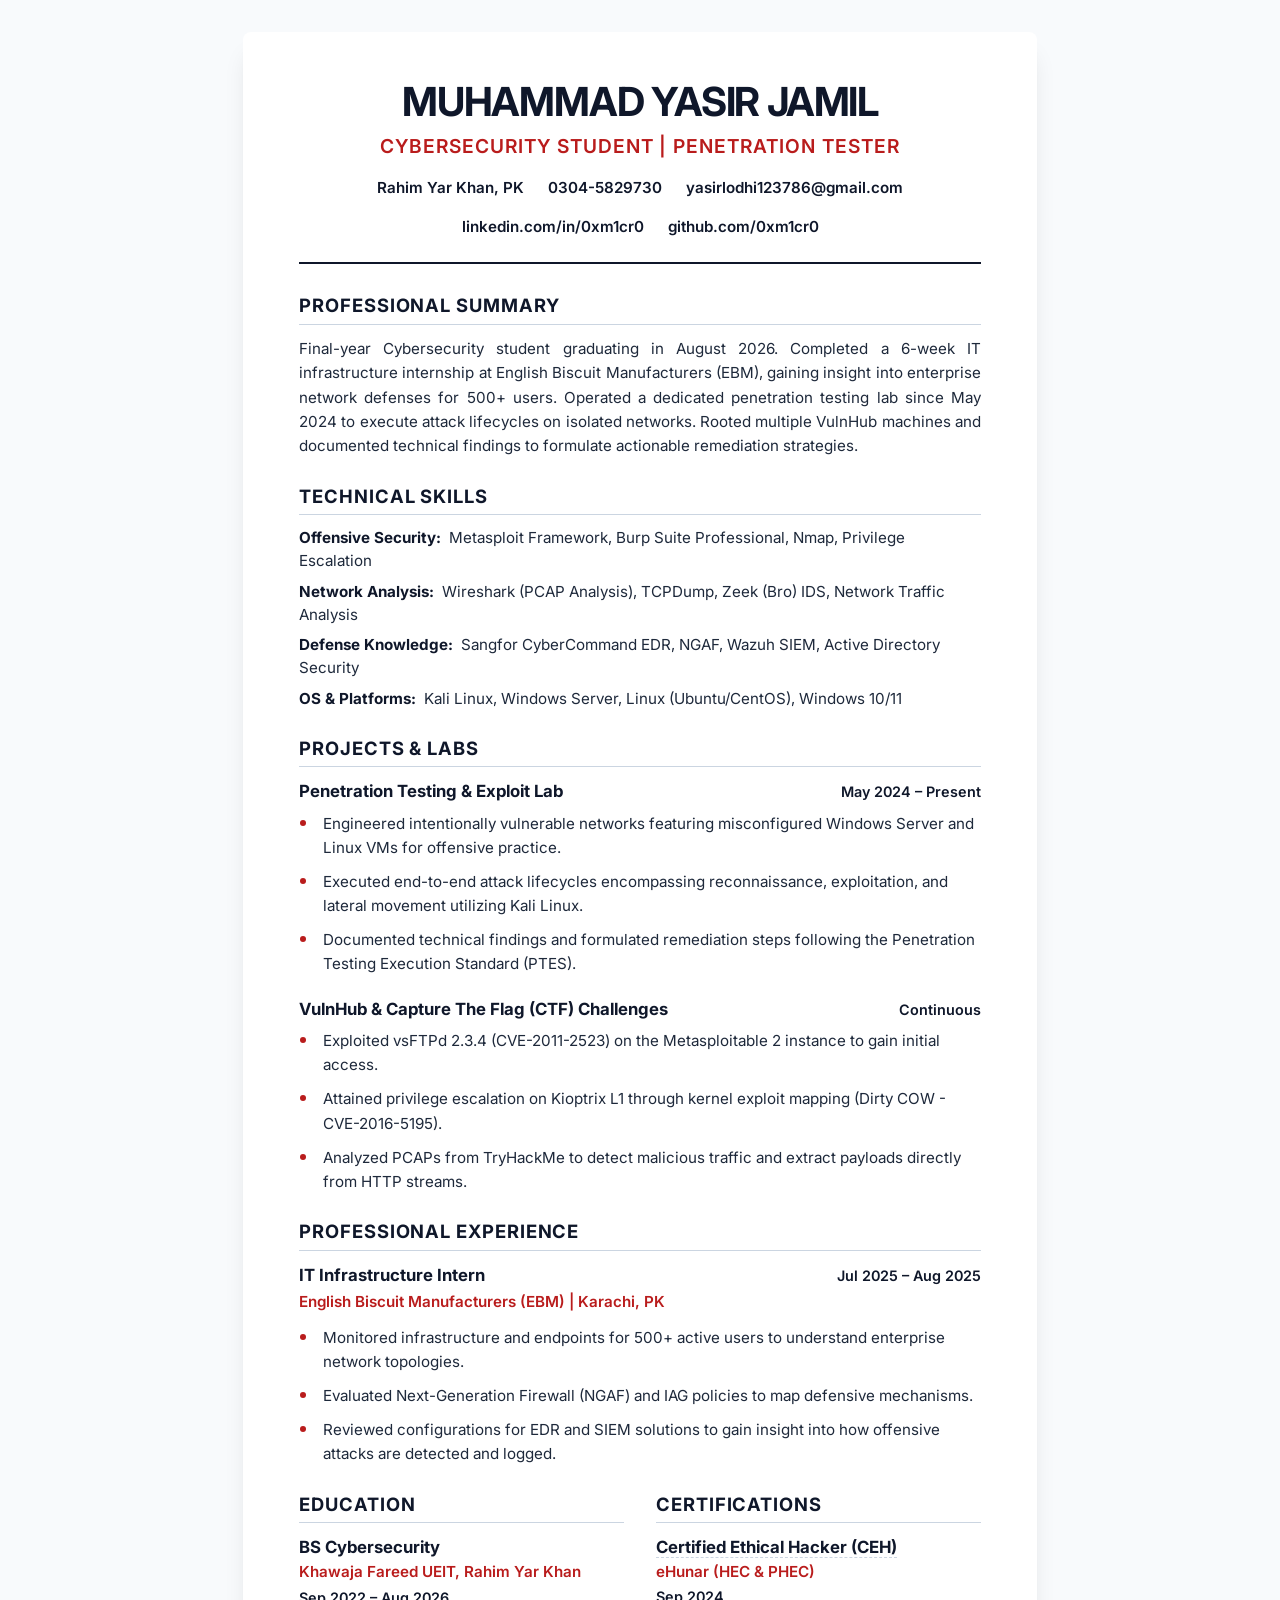
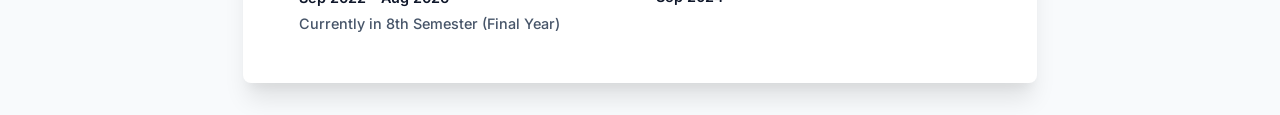
<file: index.html>
<!DOCTYPE html>
<html lang="en">

<head>
    <meta charset="UTF-8">
    <meta name="viewport" content="width=device-width, initial-scale=1.0">
    <meta name="description"
        content="Cybersecurity student with hands-on pentesting lab experience and 6-week enterprise internship. Skilled in Metasploit, Burp Suite, and Nmap.">
    <title>Muhammad Yasir Jamil - Penetration Tester CV</title>
    <link rel="preconnect" href="https://fonts.googleapis.com">
    <link rel="preconnect" href="https://fonts.gstatic.com" crossorigin>
    <link href="https://fonts.googleapis.com/css2?family=Inter:wght@400;500;600;700&display=swap" rel="stylesheet">
    <style>
        :root {
            --primary: #0f172a;
            --accent: #b91c1c;
            --text-main: #1e293b;
            --text-muted: #475569;
            --bg-page: #f8fafc;
            --bg-paper: #ffffff;
            --border: #cbd5e1;
        }

        * {
            margin: 0;
            padding: 0;
            box-sizing: border-box;
        }

        body {
            font-family: 'Inter', sans-serif;
            background-color: var(--bg-page);
            color: var(--text-main);
            line-height: 1.5;
            -webkit-font-smoothing: antialiased;
            padding: 2rem;
            display: flex;
            justify-content: center;
        }

        .resume-container {
            width: 100%;
            max-width: 21cm;
            background-color: var(--bg-paper);
            box-shadow: 0 20px 25px -5px rgba(0, 0, 0, 0.1), 0 10px 10px -5px rgba(0, 0, 0, 0.04);
            border-radius: 8px;
            padding: 3rem 3.5rem;
        }

        header {
            display: flex;
            align-items: center;
            gap: 2rem;
            margin-bottom: 1.75rem;
            border-bottom: 2px solid var(--primary);
            padding-bottom: 1.5rem;
        }

        .header-photo {
            width: 110px;
            height: 110px;
            border-radius: 50%;
            object-fit: cover;
            object-position: center top;
            border: 2px solid #cbd5e1;
            flex-shrink: 0;
        }

        .header-text {
            flex: 1;
            text-align: center;
        }

        h1 {
            font-size: 2.5rem;
            font-weight: 700;
            color: var(--primary);
            line-height: 1.1;
            letter-spacing: -0.03em;
            text-transform: uppercase;
        }

        .title {
            font-size: 1.2rem;
            font-weight: 600;
            color: var(--accent);
            margin-top: 0.5rem;
            margin-bottom: 1rem;
            text-transform: uppercase;
            letter-spacing: 0.05em;
        }

        .contact-info {
            display: flex;
            flex-wrap: wrap;
            justify-content: center;
            gap: 1rem 1.5rem;
            font-size: 0.95rem;
            color: var(--primary);
            font-weight: 600;
        }

        .contact-info a {
            color: var(--primary);
            text-decoration: none;
            transition: color 0.2s;
        }

        .contact-info a:hover {
            color: var(--accent);
            text-decoration: underline;
        }

        .section {
            margin-bottom: 1.5rem;
        }

        h2 {
            font-size: 1.15rem;
            font-weight: 700;
            color: var(--primary);
            text-transform: uppercase;
            letter-spacing: 0.05em;
            margin-bottom: 0.75rem;
            border-bottom: 1px solid var(--border);
            padding-bottom: 0.25rem;
        }

        .summary {
            font-size: 0.95rem;
            text-align: justify;
            color: var(--text-main);
            font-weight: 400;
            line-height: 1.6;
        }

        .item {
            margin-bottom: 1.25rem;
        }

        .item:last-child {
            margin-bottom: 0;
        }

        .item-header {
            display: flex;
            justify-content: space-between;
            align-items: baseline;
            margin-bottom: 0.2rem;
        }

        .item-title {
            font-weight: 700;
            color: var(--primary);
            font-size: 1.05rem;
        }

        .item-date {
            font-size: 0.9rem;
            color: var(--primary);
            font-weight: 600;
        }

        .item-subtitle {
            font-size: 0.95rem;
            color: var(--accent);
            font-weight: 600;
            margin-bottom: 0.5rem;
        }

        .item-list {
            padding-left: 1.25rem;
            font-size: 0.95rem;
            color: var(--text-main);
            line-height: 1.6;
        }

        .item-list li {
            margin-bottom: 0.35rem;
            padding-left: 0.25rem;
        }

        .item-list li::marker {
            color: var(--accent);
            font-size: 1.2em;
        }

        .skills-grid {
            display: flex;
            flex-direction: column;
            gap: 0.5rem;
        }

        .skill-row {
            font-size: 0.95rem;
            line-height: 1.5;
        }

        .skill-category {
            font-weight: 700;
            color: var(--primary);
            margin-right: 0.25rem;
        }

        .ed-cert-grid {
            display: grid;
            grid-template-columns: 1fr 1fr;
            gap: 2rem;
        }

        .cert-link {
            color: var(--primary);
            text-decoration: none;
            border-bottom: 1px dashed var(--border);
            transition: all 0.2s;
        }

        .cert-link:hover {
            color: var(--accent);
            border-bottom-color: var(--accent);
        }

        @media print {
            @page {
                margin: 0;
            }

            body {
                background-color: white;
                padding: 1.5cm;
                display: block;
            }

            .resume-container {
                box-shadow: none;
                padding: 0;
                max-width: 100%;
                border-radius: 0;
            }

            .section {
                margin-bottom: 1.25rem;
            }

            header {
                padding-bottom: 1rem;
                margin-bottom: 1.25rem;
            }
        }
    </style>
</head>

<body>
    <div class="resume-container">
        <header>
            
            <div class="header-text">
                <h1>Muhammad Yasir Jamil</h1>
                <div class="title">Cybersecurity Student | Penetration Tester</div>
                <div class="contact-info">
                    <span>Rahim Yar Khan, PK</span>
                    <span>0304-5829730</span>
                    <a href="mailto:yasirlodhi123786@gmail.com" target="_blank"
                        rel="noopener noreferrer">yasirlodhi123786@gmail.com</a>
                    <a href="https://linkedin.com/in/0xm1cr0" target="_blank"
                        rel="noopener noreferrer">linkedin.com/in/0xm1cr0</a>
                    <a href="https://github.com/0xm1cr0" target="_blank"
                        rel="noopener noreferrer">github.com/0xm1cr0</a>
                </div>
            </div>
        </header>
        <section class="section">
            <h2>Professional Summary</h2>
            <p class="summary">
                Final-year Cybersecurity student graduating in August 2026. Completed a 6-week IT infrastructure
                internship at English Biscuit Manufacturers (EBM), gaining insight into enterprise network defenses for
                500+ users. Operated a dedicated penetration testing lab since May 2024 to execute attack lifecycles on
                isolated networks. Rooted multiple VulnHub machines and documented technical findings to formulate
                actionable remediation strategies.
            </p>
        </section>
        <section class="section">
            <h2>Technical Skills</h2>
            <div class="skills-grid">
                <div class="skill-row"><span class="skill-category">Offensive Security:</span> Metasploit Framework,
                    Burp Suite Professional, Nmap, Privilege Escalation</div>
                <div class="skill-row"><span class="skill-category">Network Analysis:</span> Wireshark (PCAP Analysis),
                    TCPDump, Zeek (Bro) IDS, Network Traffic Analysis</div>
                <div class="skill-row"><span class="skill-category">Defense Knowledge:</span> Sangfor CyberCommand EDR,
                    NGAF, Wazuh SIEM, Active Directory Security</div>
                <div class="skill-row"><span class="skill-category">OS & Platforms:</span> Kali Linux, Windows Server,
                    Linux (Ubuntu/CentOS), Windows 10/11</div>
            </div>
        </section>
        <section class="section">
            <h2>Projects & Labs</h2>
            <div class="item">
                <div class="item-header">
                    <div class="item-title">Penetration Testing & Exploit Lab</div>
                    <div class="item-date">May 2024 – Present</div>
                </div>
                <ul class="item-list">
                    <li>Engineered intentionally vulnerable networks featuring misconfigured Windows Server and Linux
                        VMs for offensive practice.</li>
                    <li>Executed end-to-end attack lifecycles encompassing reconnaissance, exploitation, and lateral
                        movement utilizing Kali Linux.</li>
                    <li>Documented technical findings and formulated remediation steps following the Penetration Testing
                        Execution Standard (PTES).</li>
                </ul>
            </div>
            <div class="item">
                <div class="item-header">
                    <div class="item-title">VulnHub & Capture The Flag (CTF) Challenges</div>
                    <div class="item-date">Continuous</div>
                </div>
                <ul class="item-list">
                    <li>Exploited vsFTPd 2.3.4 (CVE-2011-2523) on the Metasploitable 2 instance to gain initial access.
                    </li>
                    <li>Attained privilege escalation on Kioptrix L1 through kernel exploit mapping (Dirty COW -
                        CVE-2016-5195).</li>
                    <li>Analyzed PCAPs from TryHackMe to detect malicious traffic and extract payloads directly from
                        HTTP streams.</li>
                </ul>
            </div>
        </section>
        <section class="section">
            <h2>Professional Experience</h2>
            <div class="item">
                <div class="item-header">
                    <div class="item-title">IT Infrastructure Intern</div>
                    <div class="item-date">Jul 2025 – Aug 2025</div>
                </div>
                <div class="item-subtitle">English Biscuit Manufacturers (EBM) | Karachi, PK</div>
                <ul class="item-list">
                    <li>Monitored infrastructure and endpoints for 500+ active users to understand enterprise network
                        topologies.</li>
                    <li>Evaluated Next-Generation Firewall (NGAF) and IAG policies to map defensive mechanisms.</li>
                    <li>Reviewed configurations for EDR and SIEM solutions to gain insight into how offensive attacks
                        are detected and logged.</li>
                </ul>
            </div>
        </section>
        <section class="section" style="margin-bottom: 0;">
            <div class="ed-cert-grid">
                <div>
                    <h2>Education</h2>
                    <div class="item" style="margin-bottom: 0;">
                        <div class="item-title">BS Cybersecurity</div>
                        <div class="item-subtitle" style="margin-bottom: 0.25rem;">Khawaja Fareed UEIT, Rahim Yar Khan
                        </div>
                        <div class="item-date" style="margin-bottom: 0.25rem;">Sep 2022 – Aug 2026</div>
                        <p class="skill-row" style="color: var(--text-muted); font-size: 0.9rem; font-weight: 500;">
                            Currently in 8th Semester (Final Year)</p>
                    </div>
                </div>
                <div>
                    <h2>Certifications</h2>
                    <div class="item" style="margin-bottom: 0.75rem;">
                        <div class="item-title">
                            <a href="https://lms.ehunar.org/certificate/90810f4982" target="_blank"
                                rel="noopener noreferrer" class="cert-link">Certified Ethical Hacker (CEH)</a>
                        </div>
                        <div class="item-subtitle" style="margin-bottom: 0.15rem;">eHunar (HEC & PHEC)</div>
                        <div class="item-date">Sep 2024</div>
                    </div>
                </div>
            </div>
        </section>
    </div>
</body>

</html>
</file>
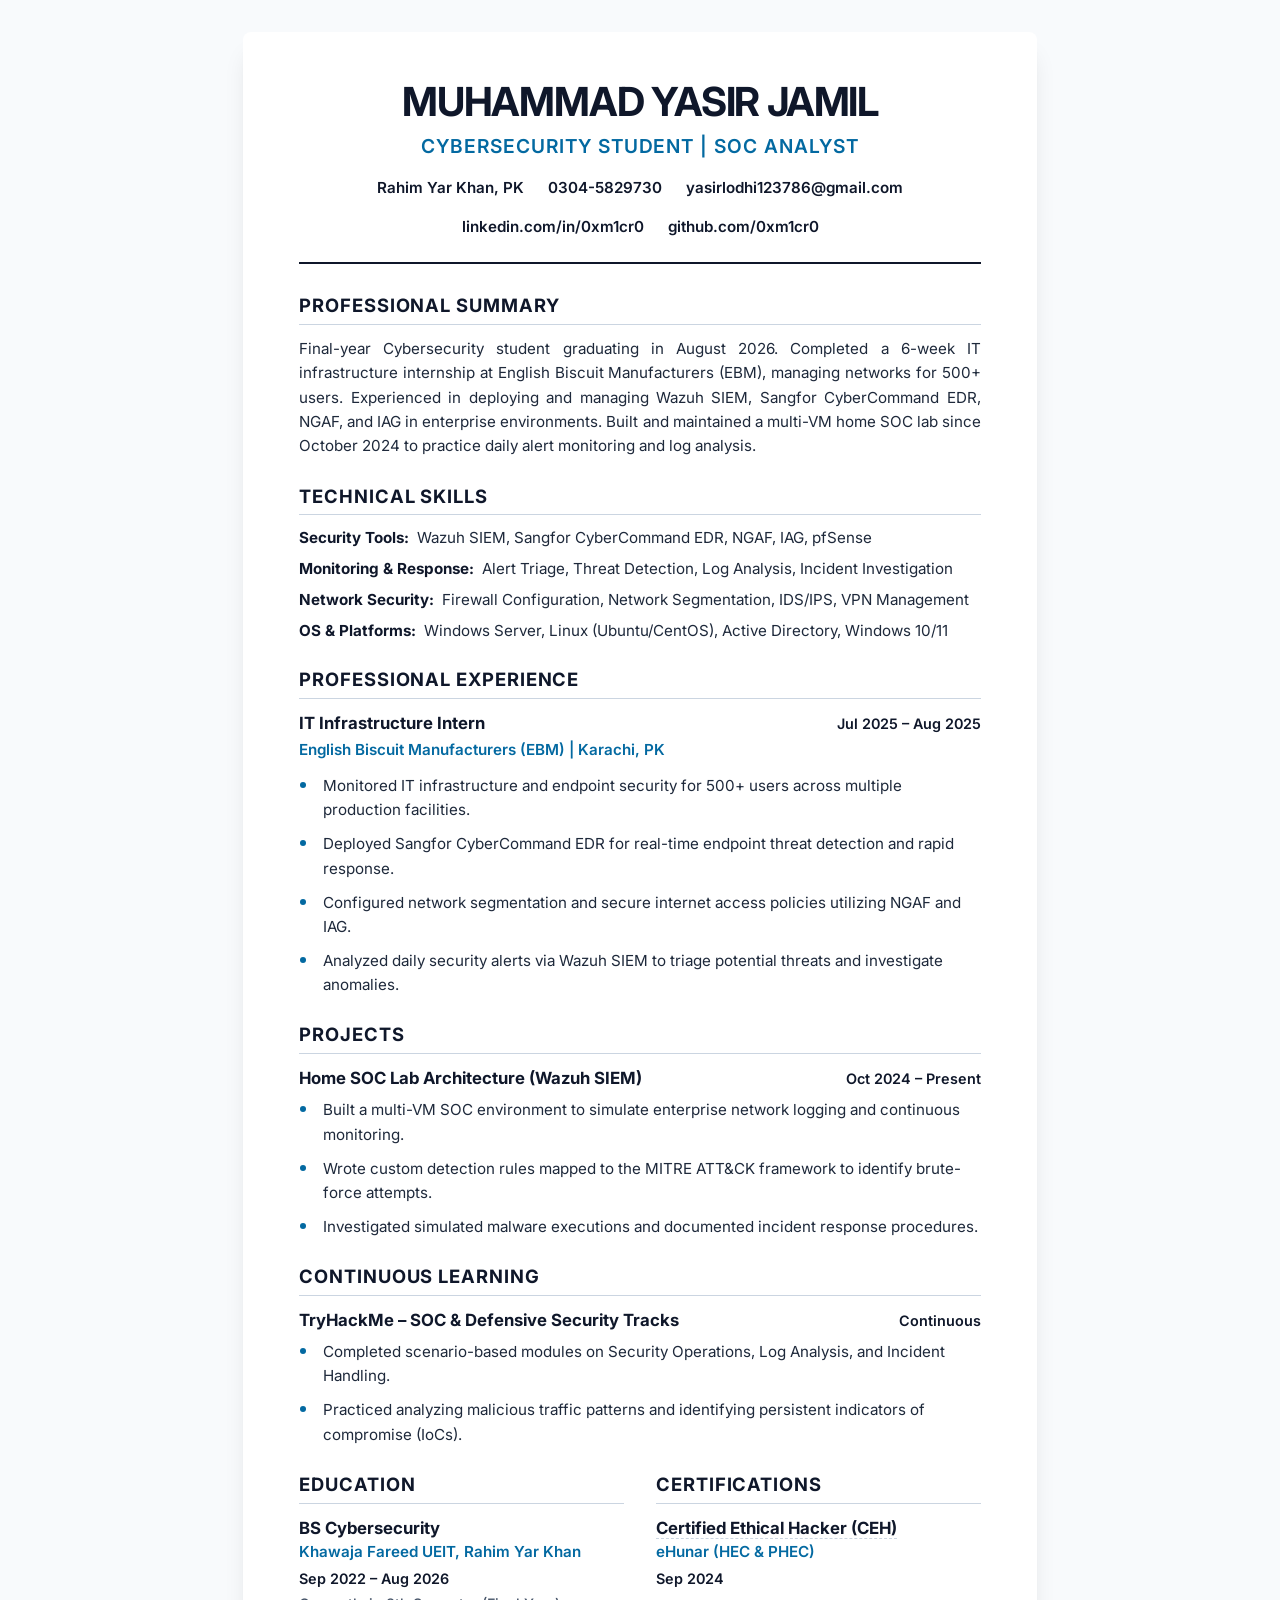
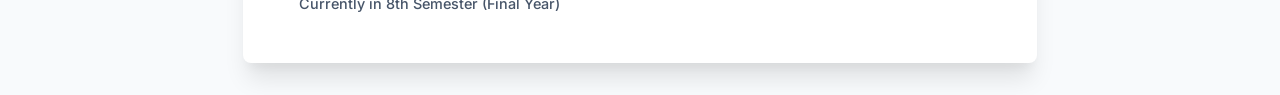
<file: CVSOC.html>
<!DOCTYPE html>
<html lang="en">
<head>
    <meta charset="UTF-8">
    <meta name="viewport" content="width=device-width, initial-scale=1.0">
    <meta name="description" content="Final-year Cybersecurity student with 6-week enterprise IT internship experience. Skilled in SIEM monitoring, EDR deployment, and SOC lab creation.">
    <title>Muhammad Yasir Jamil - SOC Analyst CV</title>
    <link rel="preconnect" href="https://fonts.googleapis.com">
    <link rel="preconnect" href="https://fonts.gstatic.com" crossorigin>
    <link href="https://fonts.googleapis.com/css2?family=Inter:wght@400;500;600;700&display=swap" rel="stylesheet">
    <style>
        :root {
            --primary: #0f172a;
            --accent: #0369a1; 
            --text-main: #1e293b;
            --text-muted: #475569;
            --bg-page: #f8fafc;
            --bg-paper: #ffffff;
            --border: #cbd5e1;
        }
        * { margin: 0; padding: 0; box-sizing: border-box; }
        body {
            font-family: 'Inter', sans-serif;
            background-color: var(--bg-page);
            color: var(--text-main);
            line-height: 1.5;
            -webkit-font-smoothing: antialiased;
            padding: 2rem;
            display: flex;
            justify-content: center;
        }
        .resume-container {
            width: 100%;
            max-width: 21cm;
            background-color: var(--bg-paper);
            box-shadow: 0 20px 25px -5px rgba(0, 0, 0, 0.1), 0 10px 10px -5px rgba(0, 0, 0, 0.04);
            border-radius: 8px;
            padding: 3rem 3.5rem;
        }
        header {
            display: flex;
            align-items: center;
            gap: 2rem;
            margin-bottom: 1.75rem;
            border-bottom: 2px solid var(--primary);
            padding-bottom: 1.5rem;
        }
        .header-photo {
            width: 110px;
            height: 110px;
            border-radius: 50%;
            object-fit: cover;
            object-position: center top;
            border: 2px solid #cbd5e1;
            flex-shrink: 0;
        }
        .header-text {
            flex: 1;
            text-align: center;
        }
        h1 { font-size: 2.5rem; font-weight: 700; color: var(--primary); line-height: 1.1; letter-spacing: -0.03em; text-transform: uppercase; }
        .title { font-size: 1.2rem; font-weight: 600; color: var(--accent); margin-top: 0.5rem; margin-bottom: 1rem; text-transform: uppercase; letter-spacing: 0.05em; }
        .contact-info {
            display: flex; flex-wrap: wrap; justify-content: center; gap: 1rem 1.5rem; font-size: 0.95rem; color: var(--primary); font-weight: 600;
        }
        .contact-info a { color: var(--primary); text-decoration: none; transition: color 0.2s; }
        .contact-info a:hover { color: var(--accent); text-decoration: underline; }
        .section { margin-bottom: 1.5rem; }
        h2 {
            font-size: 1.15rem; font-weight: 700; color: var(--primary); text-transform: uppercase;
            letter-spacing: 0.05em; margin-bottom: 0.75rem; border-bottom: 1px solid var(--border); padding-bottom: 0.25rem;
        }
        .summary { font-size: 0.95rem; text-align: justify; color: var(--text-main); font-weight: 400; line-height: 1.6; }
        .item { margin-bottom: 1.25rem; }
        .item:last-child { margin-bottom: 0; }
        .item-header { display: flex; justify-content: space-between; align-items: baseline; margin-bottom: 0.2rem; }
        .item-title { font-weight: 700; color: var(--primary); font-size: 1.05rem; }
        .item-date { font-size: 0.9rem; color: var(--primary); font-weight: 600; }
        .item-subtitle { font-size: 0.95rem; color: var(--accent); font-weight: 600; margin-bottom: 0.5rem; }
        .item-list { padding-left: 1.25rem; font-size: 0.95rem; color: var(--text-main); line-height: 1.6; }
        .item-list li { margin-bottom: 0.35rem; padding-left: 0.25rem; }
        .item-list li::marker { color: var(--accent); font-size: 1.2em; }
        .skills-grid { display: flex; flex-direction: column; gap: 0.5rem; }
        .skill-row { font-size: 0.95rem; line-height: 1.5; }
        .skill-category { font-weight: 700; color: var(--primary); margin-right: 0.25rem; }
        .ed-cert-grid { display: grid; grid-template-columns: 1fr 1fr; gap: 2rem; }
        .cert-link { color: var(--primary); text-decoration: none; border-bottom: 1px dashed var(--border); transition: all 0.2s; }
        .cert-link:hover { color: var(--accent); border-bottom-color: var(--accent); }
        @media print {
            @page { margin: 0; }
            body { background-color: white; padding: 1.5cm; display: block; }
            .resume-container { box-shadow: none; padding: 0; max-width: 100%; border-radius: 0; }
            .section { margin-bottom: 1.25rem; }
            header { padding-bottom: 1rem; margin-bottom: 1.25rem; }
        }
    </style>
</head>
<body>
    <div class="resume-container">
        <header>
            
            <div class="header-text">
                <h1>Muhammad Yasir Jamil</h1>
                <div class="title">Cybersecurity Student | SOC Analyst</div>
                <div class="contact-info">
                    <span>Rahim Yar Khan, PK</span>
                    <span>0304-5829730</span>
                    <a href="mailto:yasirlodhi123786@gmail.com" target="_blank" rel="noopener noreferrer">yasirlodhi123786@gmail.com</a>
                    <a href="https://linkedin.com/in/0xm1cr0" target="_blank" rel="noopener noreferrer">linkedin.com/in/0xm1cr0</a>
                    <a href="https://github.com/0xm1cr0" target="_blank" rel="noopener noreferrer">github.com/0xm1cr0</a>
                </div>
            </div>
        </header>
        <section class="section">
            <h2>Professional Summary</h2>
            <p class="summary">
                Final-year Cybersecurity student graduating in August 2026. Completed a 6-week IT infrastructure internship at English Biscuit Manufacturers (EBM), managing networks for 500+ users. Experienced in deploying and managing Wazuh SIEM, Sangfor CyberCommand EDR, NGAF, and IAG in enterprise environments. Built and maintained a multi-VM home SOC lab since October 2024 to practice daily alert monitoring and log analysis.
            </p>
        </section>
        <section class="section">
            <h2>Technical Skills</h2>
            <div class="skills-grid">
                <div class="skill-row"><span class="skill-category">Security Tools:</span> Wazuh SIEM, Sangfor CyberCommand EDR, NGAF, IAG, pfSense</div>
                <div class="skill-row"><span class="skill-category">Monitoring & Response:</span> Alert Triage, Threat Detection, Log Analysis, Incident Investigation</div>
                <div class="skill-row"><span class="skill-category">Network Security:</span> Firewall Configuration, Network Segmentation, IDS/IPS, VPN Management</div>
                <div class="skill-row"><span class="skill-category">OS & Platforms:</span> Windows Server, Linux (Ubuntu/CentOS), Active Directory, Windows 10/11</div>
            </div>
        </section>
        <section class="section">
            <h2>Professional Experience</h2>
            <div class="item">
                <div class="item-header">
                    <div class="item-title">IT Infrastructure Intern</div>
                    <div class="item-date">Jul 2025 – Aug 2025</div>
                </div>
                <div class="item-subtitle">English Biscuit Manufacturers (EBM) | Karachi, PK</div>
                <ul class="item-list">
                    <li>Monitored IT infrastructure and endpoint security for 500+ users across multiple production facilities.</li>
                    <li>Deployed Sangfor CyberCommand EDR for real-time endpoint threat detection and rapid response.</li>
                    <li>Configured network segmentation and secure internet access policies utilizing NGAF and IAG.</li>
                    <li>Analyzed daily security alerts via Wazuh SIEM to triage potential threats and investigate anomalies.</li>
                </ul>
            </div>
        </section>
        <section class="section">
            <h2>Projects</h2>
            <div class="item">
                <div class="item-header">
                    <div class="item-title">Home SOC Lab Architecture (Wazuh SIEM)</div>
                    <div class="item-date">Oct 2024 – Present</div>
                </div>
                <ul class="item-list">
                    <li>Built a multi-VM SOC environment to simulate enterprise network logging and continuous monitoring.</li>
                    <li>Wrote custom detection rules mapped to the MITRE ATT&CK framework to identify brute-force attempts.</li>
                    <li>Investigated simulated malware executions and documented incident response procedures.</li>
                </ul>
            </div>
        </section>
        <section class="section">
            <h2>Continuous Learning</h2>
            <div class="item">
                <div class="item-header">
                    <div class="item-title">TryHackMe – SOC & Defensive Security Tracks</div>
                    <div class="item-date">Continuous</div>
                </div>
                <ul class="item-list">
                    <li>Completed scenario-based modules on Security Operations, Log Analysis, and Incident Handling.</li>
                    <li>Practiced analyzing malicious traffic patterns and identifying persistent indicators of compromise (IoCs).</li>
                </ul>
            </div>
        </section>
        <section class="section" style="margin-bottom: 0;">
            <div class="ed-cert-grid">
                <div>
                    <h2>Education</h2>
                    <div class="item" style="margin-bottom: 0;">
                        <div class="item-title">BS Cybersecurity</div>
                        <div class="item-subtitle" style="margin-bottom: 0.25rem;">Khawaja Fareed UEIT, Rahim Yar Khan</div>
                        <div class="item-date" style="margin-bottom: 0.25rem;">Sep 2022 – Aug 2026</div>
                        <p class="skill-row" style="color: var(--text-muted); font-size: 0.9rem; font-weight: 500;">Currently in 8th Semester (Final Year)</p>
                    </div>
                </div>
                <div>
                    <h2>Certifications</h2>
                    <div class="item" style="margin-bottom: 0;">
                        <div class="item-title">
                            <a href="https://lms.ehunar.org/certificate/90810f4982" target="_blank" rel="noopener noreferrer" class="cert-link">Certified Ethical Hacker (CEH)</a>
                        </div>
                        <div class="item-subtitle" style="margin-bottom: 0.25rem;">eHunar (HEC & PHEC)</div>
                        <div class="item-date">Sep 2024</div>
                    </div>
                </div>
            </div>
        </section>
    </div>
</body>
</html>
</file>
